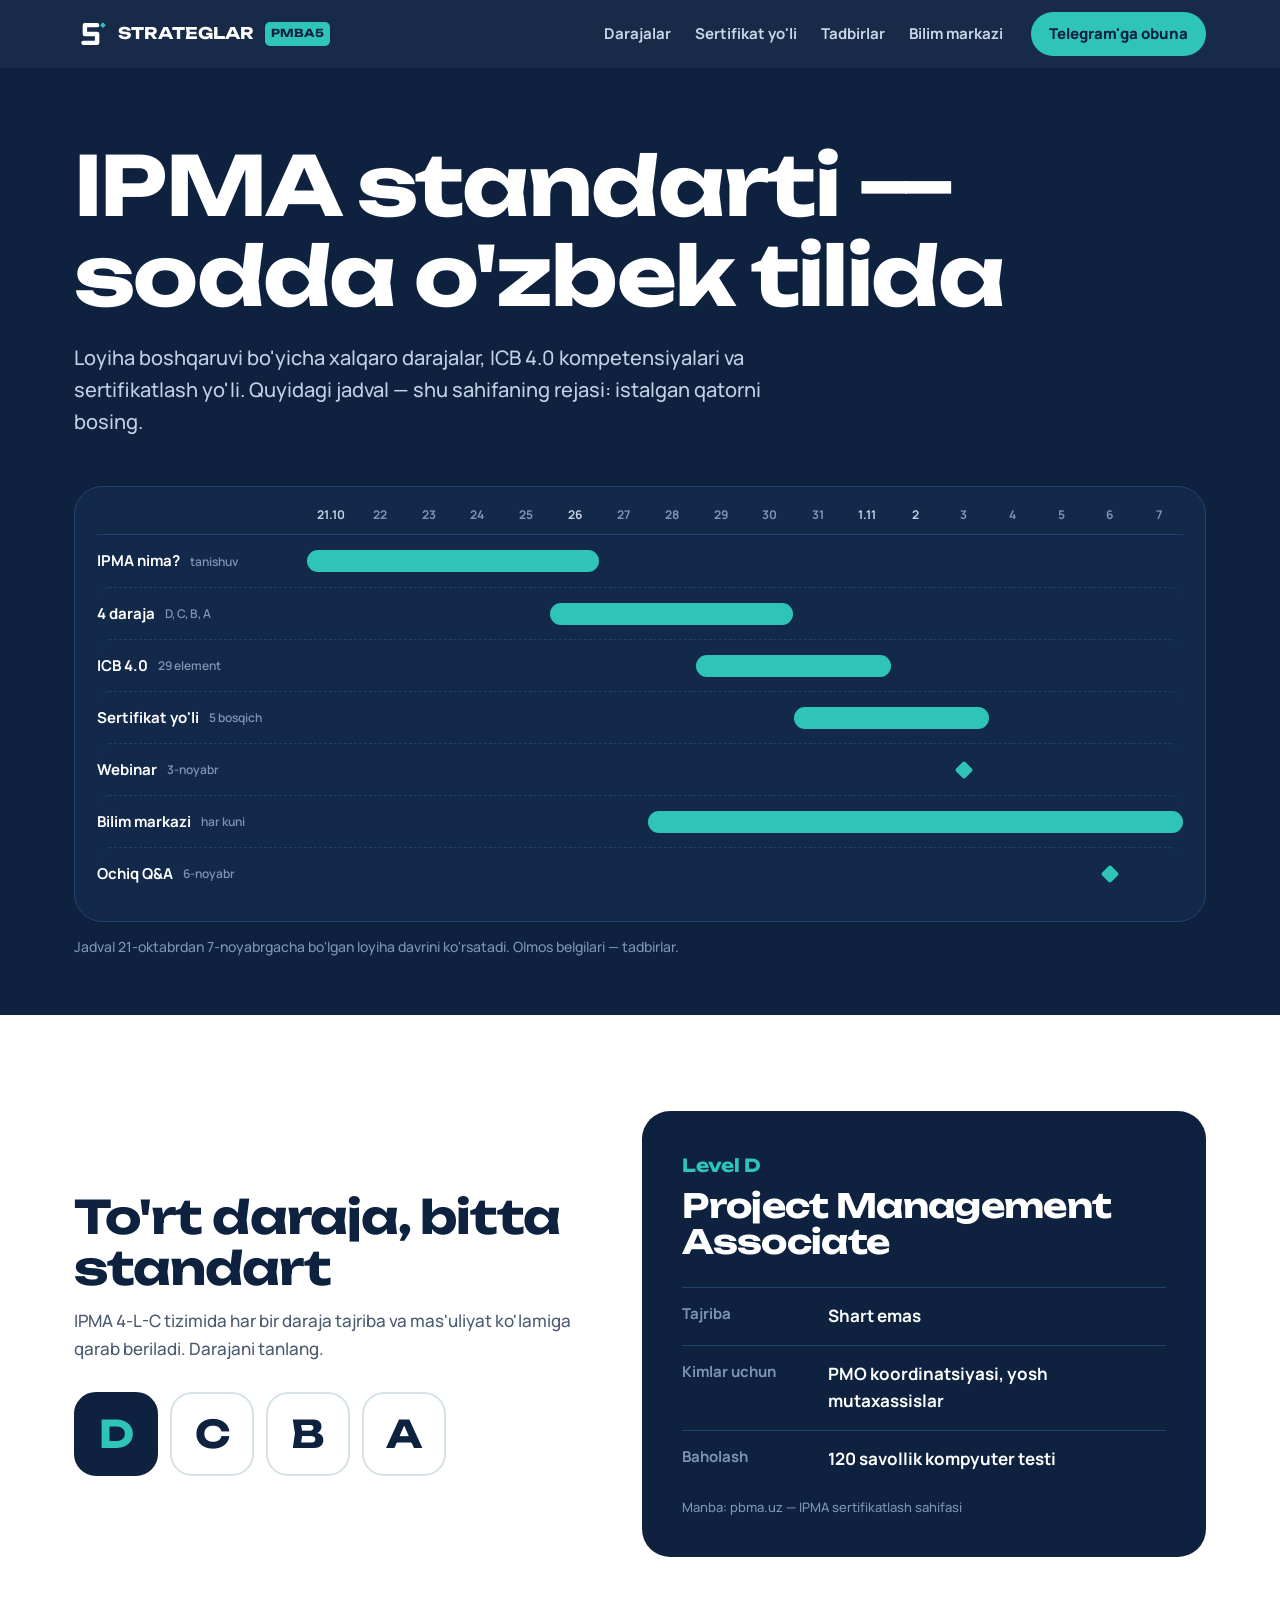
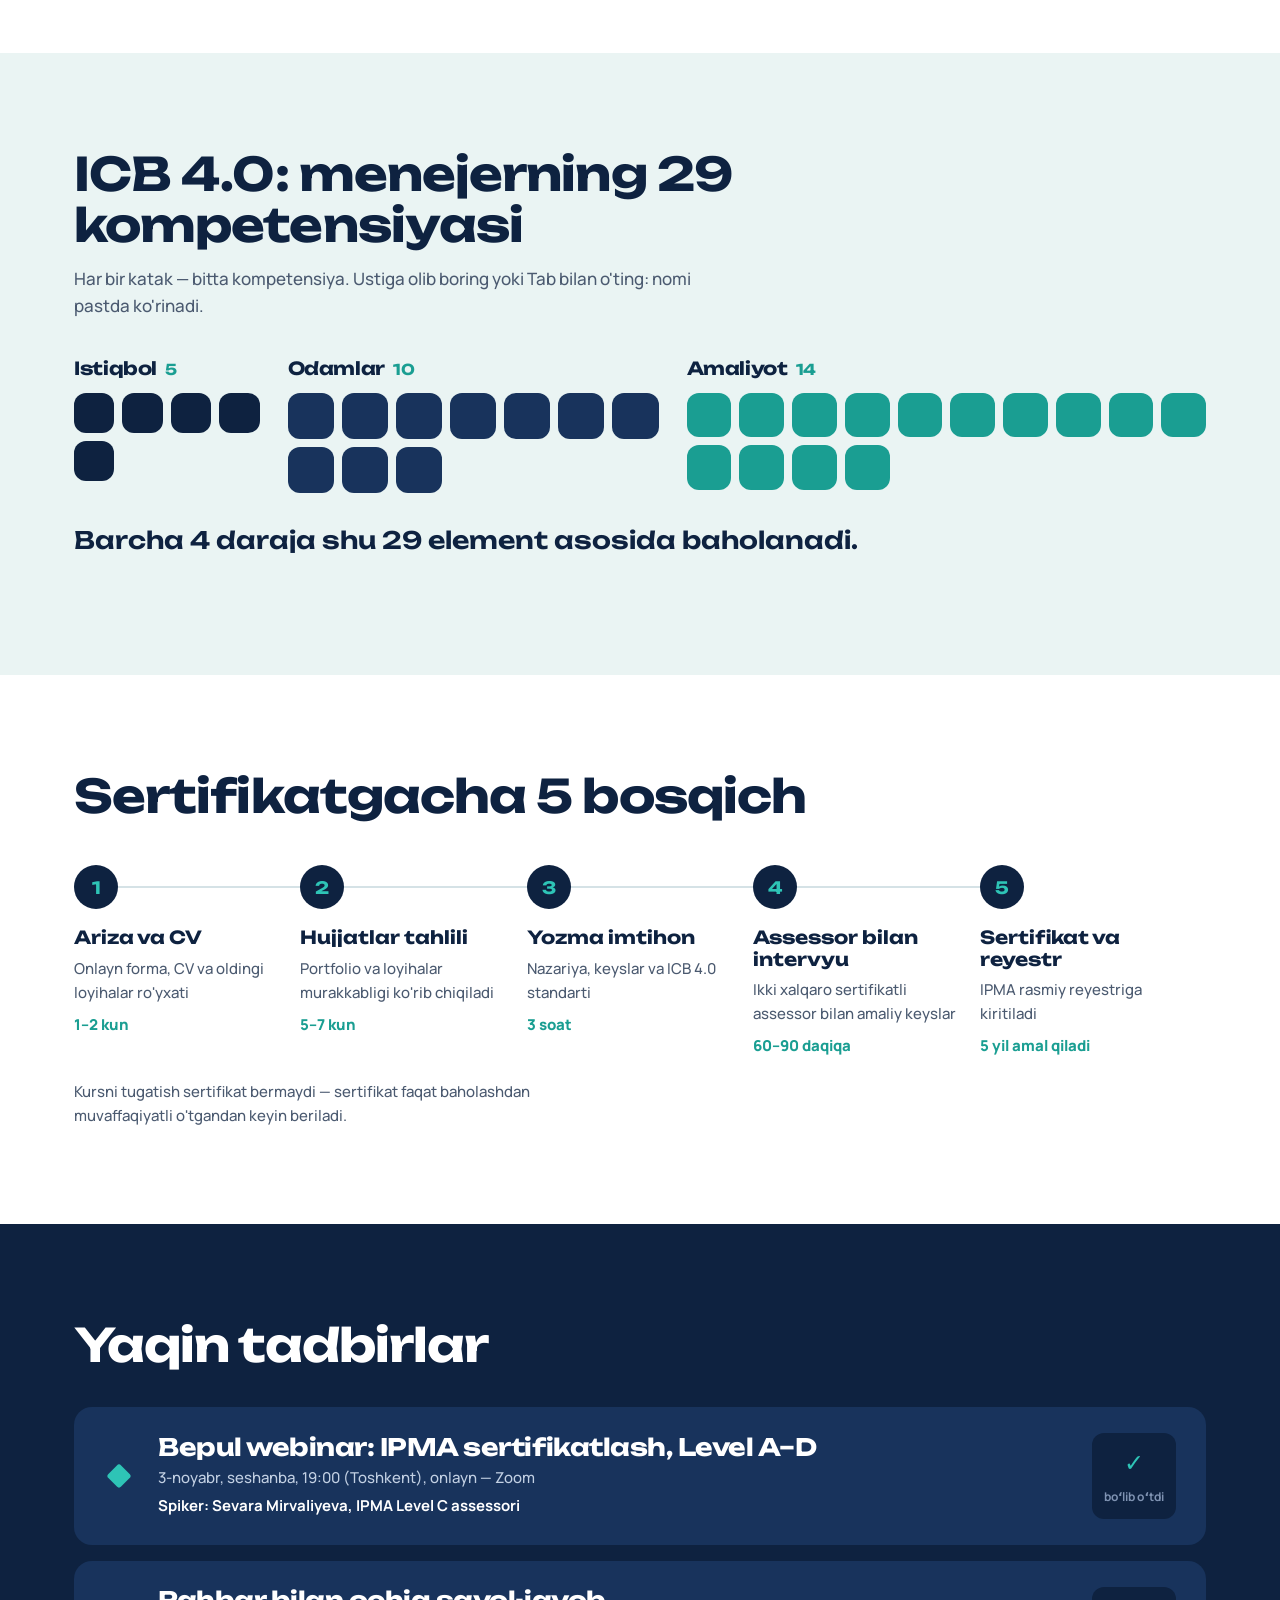
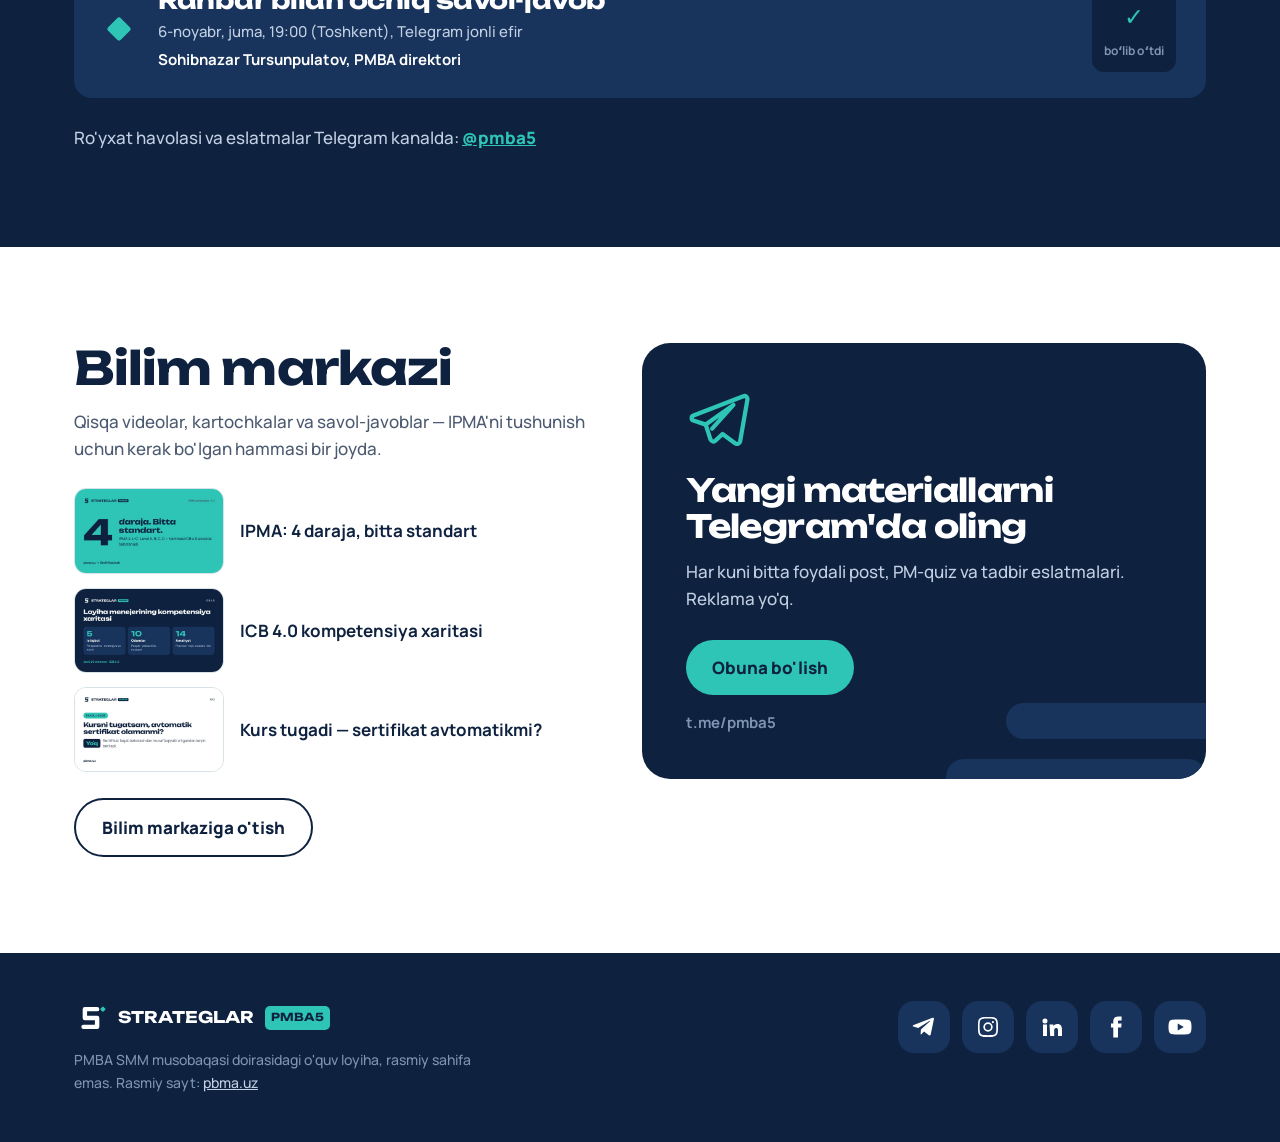
<file: index.html>
<!doctype html>
<html lang="uz">
<head>
<meta charset="utf-8">
<meta name="viewport" content="width=device-width, initial-scale=1">
<title>PMBA5 — IPMA standarti sodda o'zbek tilida</title>
<meta name="description" content="Loyiha boshqaruvi bo'yicha IPMA darajalari, ICB 4.0, sertifikatlash bosqichlari, bepul webinar va Telegram kanal. STRATEGLAR PMBA5 o'quv loyihasi.">
<meta property="og:title" content="PMBA5 — IPMA standarti sodda o'zbek tilida">
<meta property="og:description" content="IPMA darajalari, ICB 4.0, sertifikatlash va bepul webinar — Telegram kanalimizda har kuni.">
<meta property="og:image" content="assets/img/og.jpg">
<meta name="theme-color" content="#0E2240">
<link rel="icon" href="assets/favicon.svg" type="image/svg+xml">
<link rel="preconnect" href="https://fonts.googleapis.com">
<link rel="preconnect" href="https://fonts.gstatic.com" crossorigin>
<link href="https://fonts.googleapis.com/css2?family=Manrope:wght@400;500;600;700;800&family=Unbounded:wght@500;600;700&display=swap" rel="stylesheet">
<link rel="stylesheet" href="assets/style.css">

<!-- Google Analytics GA4 -->
<script async src="https://www.googletagmanager.com/gtag/js?id=G-TJDW45CXHK"></script>
<script>
  window.dataLayer = window.dataLayer || [];
  function gtag(){dataLayer.push(arguments);}
  gtag('js', new Date());
  gtag('config', 'G-TJDW45CXHK');
</script>

<!-- Meta Pixel Code -->
<script>
!function(f,b,e,v,n,t,s)
{if(f.fbq)return;n=f.fbq=function(){n.callMethod?
n.callMethod.apply(n,arguments):n.queue.push(arguments)};
if(!f._fbq)f._fbq=n;n.push=n;n.loaded=!0;n.version='2.0';
n.queue=[];t=b.createElement(e);t.async=!0;
t.src=v;s=b.getElementsByTagName(e)[0];
s.parentNode.insertBefore(t,s)}(window, document,'script',
'https://connect.facebook.net/en_US/fbevents.js');
fbq('init', '1662664935563293');
fbq('track', 'PageView');
</script>
<noscript><img height="1" width="1" style="display:none"
src="https://www.facebook.com/tr?id=1662664935563293&ev=PageView&noscript=1"
/></noscript>
<!-- End Meta Pixel Code -->
</head>
<body>
<a class="skip" href="#asosiy">Asosiy qismga o'tish</a>

<header class="top">
  <div class="wrap top__in">
    <a class="brand" href="./" aria-label="PMBA5 bosh sahifa">
      <svg class="brand__mark" viewBox="0 0 100 100" aria-hidden="true"><path d="M68 24H32V50H68V76H28"/><rect x="79" y="18" width="12" height="12" rx="2" transform="rotate(45 85 24)"/></svg>
      <span class="brand__name">STRATEGLAR</span><span class="brand__tag">PMBA5</span>
    </a>
    <nav class="nav" aria-label="Asosiy menyu">
      <a href="#darajalar">Darajalar</a>
      <a href="#yol">Sertifikat yo'li</a>
      <a href="#tadbirlar">Tadbirlar</a>
      <a href="bilim-markazi/">Bilim markazi</a>
    </nav>
    <a class="btn btn--sm" href="https://t.me/pmba5" target="_blank" rel="noopener" data-social="telegram">Telegram'ga obuna</a>
  </div>
</header>

<main id="asosiy">
  <!-- HERO: the page as a Gantt chart -->
  <section class="hero">
    <div class="wrap">
      <h1 class="hero__title">IPMA standarti — sodda o'zbek tilida</h1>
      <p class="hero__lead">Loyiha boshqaruvi bo'yicha xalqaro darajalar, ICB 4.0 kompetensiyalari va sertifikatlash yo'li. Quyidagi jadval — shu sahifaning rejasi: istalgan qatorni bosing.</p>

      <div class="gantt" id="gantt" role="list" aria-label="Sahifa rejasi Gantt jadvali ko'rinishida">
        <div class="gantt__axis" aria-hidden="true"></div>
        <div class="gantt__rows"></div>
        <div class="gantt__today" aria-hidden="true"><span>bugun</span></div>
      </div>
      <p class="gantt__note">Jadval 21-oktabrdan 7-noyabrgacha bo'lgan loyiha davrini ko'rsatadi. Olmos belgilari — tadbirlar.</p>
    </div>
  </section>

  <!-- 1. Levels -->
  <section class="sec" id="darajalar" aria-labelledby="h-darajalar">
    <div class="wrap grid2">
      <div>
        <h2 id="h-darajalar">To'rt daraja, bitta standart</h2>
        <p class="muted">IPMA 4-L-C tizimida har bir daraja tajriba va mas'uliyat ko'lamiga qarab beriladi. Darajani tanlang.</p>
        <div class="levels" role="tablist" aria-label="IPMA darajalari">
          <button role="tab" aria-selected="true"  aria-controls="lv-panel" data-lv="D">D</button>
          <button role="tab" aria-selected="false" aria-controls="lv-panel" data-lv="C" tabindex="-1">C</button>
          <button role="tab" aria-selected="false" aria-controls="lv-panel" data-lv="B" tabindex="-1">B</button>
          <button role="tab" aria-selected="false" aria-controls="lv-panel" data-lv="A" tabindex="-1">A</button>
        </div>
      </div>
      <article class="lvpanel" id="lv-panel" role="tabpanel" aria-live="polite">
        <p class="lvpanel__level" data-f="code">Level D</p>
        <h3 data-f="title">Project Management Associate</h3>
        <dl class="facts">
          <div><dt>Tajriba</dt><dd data-f="exp">Shart emas</dd></div>
          <div><dt>Kimlar uchun</dt><dd data-f="who">PMO koordinatsiyasi, yosh mutaxassislar</dd></div>
          <div><dt>Baholash</dt><dd data-f="exam">120 savollik kompyuter testi</dd></div>
        </dl>
        <p class="lvpanel__src">Manba: pbma.uz — IPMA sertifikatlash sahifasi</p>
      </article>
    </div>
  </section>

  <!-- 2. ICB 4.0 -->
  <section class="sec sec--mist" id="icb" aria-labelledby="h-icb">
    <div class="wrap">
      <h2 id="h-icb">ICB 4.0: menejerning 29 kompetensiyasi</h2>
      <p class="muted narrow">Har bir katak — bitta kompetensiya. Ustiga olib boring yoki Tab bilan o'ting: nomi pastda ko'rinadi.</p>
      <div class="icb">
        <div class="icb__group" data-g="p"><h3>Istiqbol <span>5</span></h3><div class="icb__cells"></div></div>
        <div class="icb__group" data-g="o"><h3>Odamlar <span>10</span></h3><div class="icb__cells"></div></div>
        <div class="icb__group" data-g="a"><h3>Amaliyot <span>14</span></h3><div class="icb__cells"></div></div>
      </div>
      <p class="icb__label" id="icb-label" aria-live="polite">Barcha 4 daraja shu 29 element asosida baholanadi.</p>
    </div>
  </section>

  <!-- 3. Certification path (a real sequence) -->
  <section class="sec" id="yol" aria-labelledby="h-yol">
    <div class="wrap">
      <h2 id="h-yol">Sertifikatgacha 5 bosqich</h2>
      <ol class="path">
        <li><b>Ariza va CV</b><span>Onlayn forma, CV va oldingi loyihalar ro'yxati</span><em>1–2 kun</em></li>
        <li><b>Hujjatlar tahlili</b><span>Portfolio va loyihalar murakkabligi ko'rib chiqiladi</span><em>5–7 kun</em></li>
        <li><b>Yozma imtihon</b><span>Nazariya, keyslar va ICB 4.0 standarti</span><em>3 soat</em></li>
        <li><b>Assessor bilan intervyu</b><span>Ikki xalqaro sertifikatli assessor bilan amaliy keyslar</span><em>60–90 daqiqa</em></li>
        <li><b>Sertifikat va reyestr</b><span>IPMA rasmiy reyestriga kiritiladi</span><em>5 yil amal qiladi</em></li>
      </ol>
      <p class="muted small">Kursni tugatish sertifikat bermaydi — sertifikat faqat baholashdan muvaffaqiyatli o'tgandan keyin beriladi.</p>
    </div>
  </section>

  <!-- 4. Events -->
  <section class="sec sec--navy" id="tadbirlar" aria-labelledby="h-tadbirlar">
    <div class="wrap">
      <h2 id="h-tadbirlar">Yaqin tadbirlar</h2>
      <div class="events">
        <article class="event">
          <svg class="event__dia" viewBox="0 0 20 20" aria-hidden="true"><rect x="4" y="4" width="12" height="12" rx="2" transform="rotate(45 10 10)"/></svg>
          <div class="event__body">
            <h3>Bepul webinar: IPMA sertifikatlash, Level A–D</h3>
            <p>3-noyabr, seshanba, 19:00 (Toshkent), onlayn — Zoom</p>
            <p class="event__who">Spiker: Sevara Mirvaliyeva, IPMA Level C assessori</p>
          </div>
          <div class="event__cd" data-countdown="2026-11-03T19:00:00+05:00" aria-label="Webinargacha qolgan vaqt"></div>
        </article>
        <article class="event">
          <svg class="event__dia" viewBox="0 0 20 20" aria-hidden="true"><rect x="4" y="4" width="12" height="12" rx="2" transform="rotate(45 10 10)"/></svg>
          <div class="event__body">
            <h3>Rahbar bilan ochiq savol-javob</h3>
            <p>6-noyabr, juma, 19:00 (Toshkent), Telegram jonli efir</p>
            <p class="event__who">Sohibnazar Tursunpulatov, PMBA direktori</p>
          </div>
          <div class="event__cd" data-countdown="2026-11-06T19:00:00+05:00" aria-label="Savol-javobgacha qolgan vaqt"></div>
        </article>
      </div>
      <p class="events__cta">Ro'yxat havolasi va eslatmalar Telegram kanalda: <a href="https://t.me/pmba5" target="_blank" rel="noopener" data-social="telegram">@pmba5</a></p>
    </div>
  </section>

  <!-- 5. Knowledge center teaser + Telegram subscribe -->
  <section class="sec" id="bilim" aria-labelledby="h-bilim">
    <div class="wrap grid2 grid2--top">
      <div>
        <h2 id="h-bilim">Bilim markazi</h2>
        <p class="muted">Qisqa videolar, kartochkalar va savol-javoblar — IPMA'ni tushunish uchun kerak bo'lgan hammasi bir joyda.</p>
        <div class="posts">
          <figure><img src="assets/img/STG-39_1_IPMA-4LC.jpg" alt="Telegram posti: IPMA'da 4 daraja, bitta standart" width="960" height="540" loading="lazy"><figcaption>IPMA: 4 daraja, bitta standart</figcaption></figure>
          <figure><img src="assets/img/STG-40_1_ICB4.jpg" alt="Telegram posti: ICB 4.0 kompetensiya xaritasi" width="960" height="540" loading="lazy"><figcaption>ICB 4.0 kompetensiya xaritasi</figcaption></figure>
          <figure><img src="assets/img/STG-41_1_FAQ.jpg" alt="Telegram posti: kursni tugatsam avtomatik sertifikat olamanmi" width="960" height="540" loading="lazy"><figcaption>Kurs tugadi — sertifikat avtomatikmi?</figcaption></figure>
        </div>
        <a class="btn btn--ghost" href="bilim-markazi/">Bilim markaziga o'tish</a>
      </div>
      <aside class="tg" aria-labelledby="h-tg">
        <svg class="tg__plane" viewBox="0 0 24 24" aria-hidden="true"><path d="M21.5 3.5 2.8 10.7c-.9.4-.9 1.6 0 1.9l4.6 1.5 1.8 5.6c.3.8 1.3 1 1.9.4l2.6-2.5 4.7 3.5c.7.5 1.7.1 1.9-.7L23 4.9c.2-1-.6-1.8-1.5-1.4z"/><path d="m7.4 14.1 10.4-7.4-8 8.9"/></svg>
        <h3 id="h-tg">Yangi materiallarni Telegram'da oling</h3>
        <p>Har kuni bitta foydali post, PM-quiz va tadbir eslatmalari. Reklama yo'q.</p>
        <a class="btn" href="https://t.me/pmba5" target="_blank" rel="noopener" data-social="telegram">Obuna bo'lish</a>
        <p class="tg__handle">t.me/pmba5</p>
      </aside>
    </div>
  </section>
</main>

<footer class="foot">
  <div class="wrap foot__in">
    <div>
      <a class="brand brand--foot" href="./" aria-label="PMBA5 bosh sahifa">
        <svg class="brand__mark" viewBox="0 0 100 100" aria-hidden="true"><path d="M68 24H32V50H68V76H28"/><rect x="79" y="18" width="12" height="12" rx="2" transform="rotate(45 85 24)"/></svg>
        <span class="brand__name">STRATEGLAR</span><span class="brand__tag">PMBA5</span>
      </a>
      <p class="foot__note">PMBA SMM musobaqasi doirasidagi o'quv loyiha, rasmiy sahifa emas. Rasmiy sayt: <a href="https://pbma.uz/" target="_blank" rel="noopener">pbma.uz</a></p>
    </div>
    <nav aria-label="Ijtimoiy tarmoqlar"><ul class="social" id="social"></ul></nav>
  </div>
</footer>

<script src="assets/config.js"></script>
<script src="assets/app.js"></script>
</body>
</html>
</file>
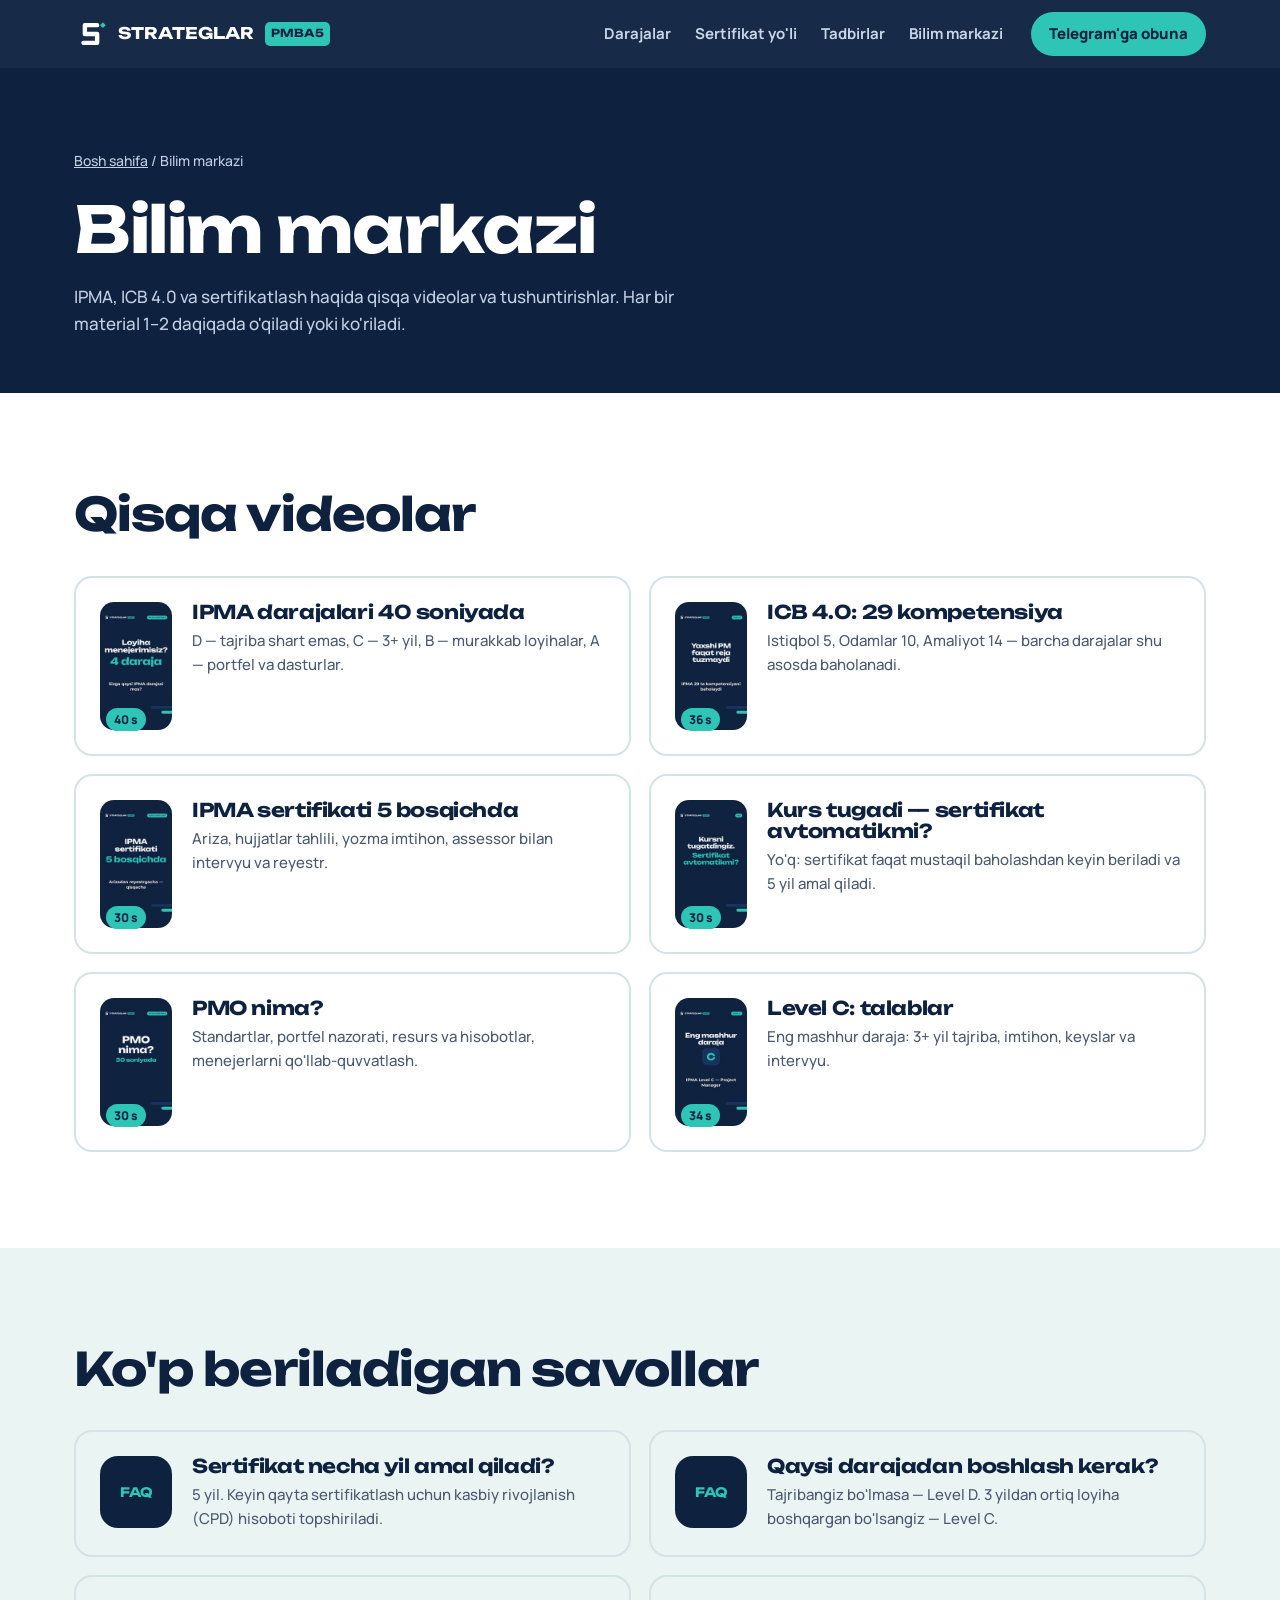
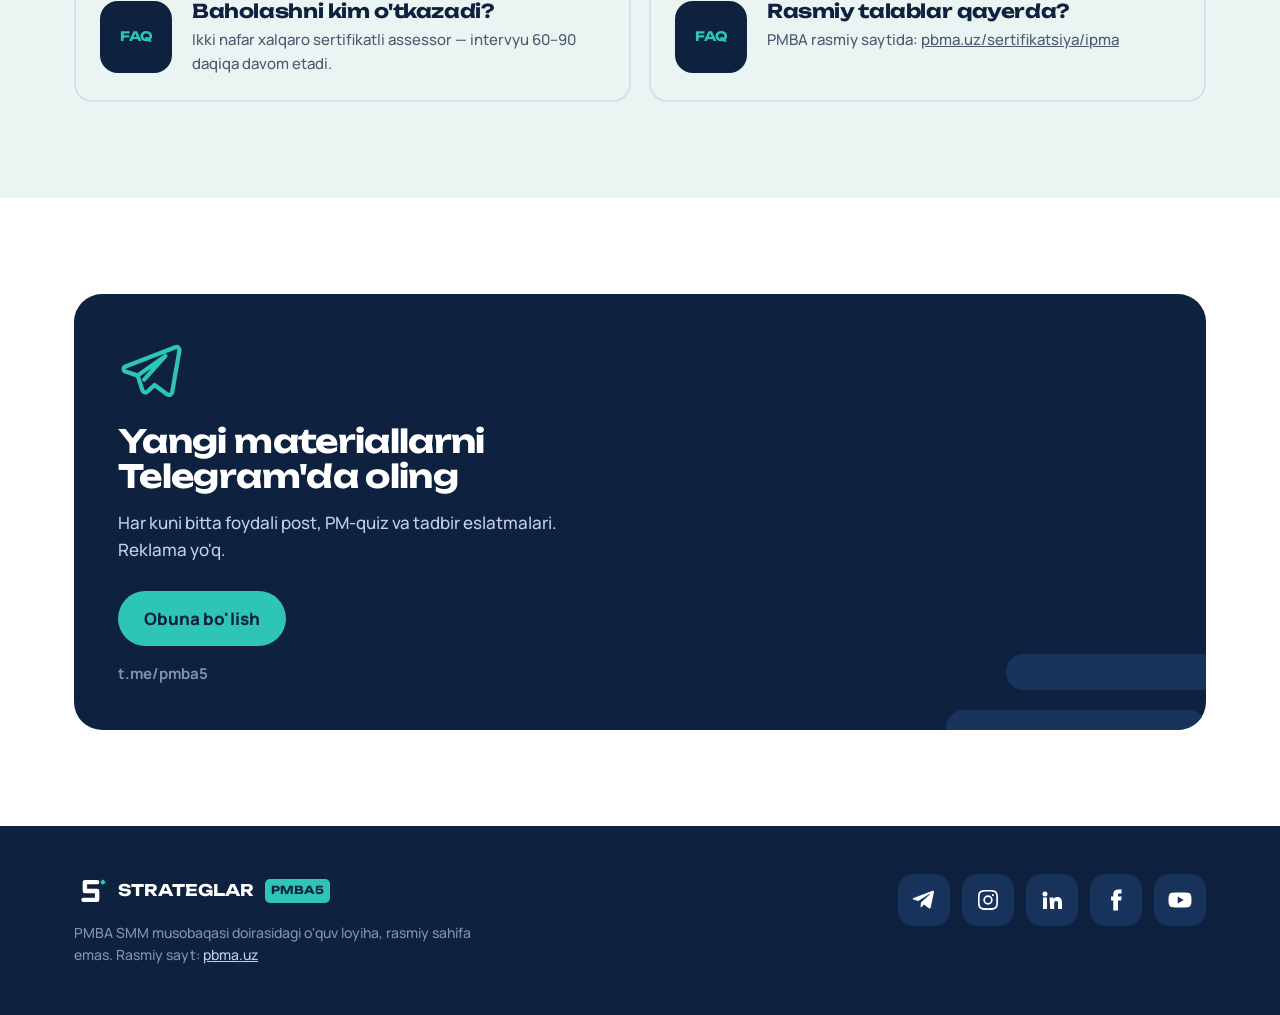
<file: bilim-markazi/index.html>
<!doctype html>
<html lang="uz">
<head>
<meta charset="utf-8">
<meta name="viewport" content="width=device-width, initial-scale=1">
<title>Bilim markazi — PMBA5</title>
<meta name="description" content="IPMA, ICB 4.0 va sertifikatlash bo'yicha qisqa videolar va materiallar. Yangi materiallarni Telegram'da oling.">
<meta property="og:image" content="../assets/img/og.jpg">
<meta name="theme-color" content="#0E2240">
<link rel="icon" href="../assets/favicon.svg" type="image/svg+xml">
<link rel="preconnect" href="https://fonts.googleapis.com">
<link rel="preconnect" href="https://fonts.gstatic.com" crossorigin>
<link href="https://fonts.googleapis.com/css2?family=Manrope:wght@400;500;600;700;800&family=Unbounded:wght@500;600;700&display=swap" rel="stylesheet">
<link rel="stylesheet" href="../assets/style.css">

<!-- Google Analytics GA4 -->
<script async src="https://www.googletagmanager.com/gtag/js?id=G-TJDW45CXHK"></script>
<script>
  window.dataLayer = window.dataLayer || [];
  function gtag(){dataLayer.push(arguments);}
  gtag('js', new Date());
  gtag('config', 'G-TJDW45CXHK');
</script>

<!-- Meta Pixel Code -->
<script>
!function(f,b,e,v,n,t,s)
{if(f.fbq)return;n=f.fbq=function(){n.callMethod?
n.callMethod.apply(n,arguments):n.queue.push(arguments)};
if(!f._fbq)f._fbq=n;n.push=n;n.loaded=!0;n.version='2.0';
n.queue=[];t=b.createElement(e);t.async=!0;
t.src=v;s=b.getElementsByTagName(e)[0];
s.parentNode.insertBefore(t,s)}(window, document,'script',
'https://connect.facebook.net/en_US/fbevents.js');
fbq('init', '1662664935563293');
fbq('track', 'PageView');
</script>
<noscript><img height="1" width="1" style="display:none"
src="https://www.facebook.com/tr?id=1662664935563293&ev=PageView&noscript=1"
/></noscript>
<!-- End Meta Pixel Code -->
</head>
<body>
<a class="skip" href="#asosiy">Asosiy qismga o'tish</a>
<header class="top">
  <div class="wrap top__in">
    <a class="brand" href="../" aria-label="PMBA5 bosh sahifa">
      <svg class="brand__mark" viewBox="0 0 100 100" aria-hidden="true"><path d="M68 24H32V50H68V76H28"/><rect x="79" y="18" width="12" height="12" rx="2" transform="rotate(45 85 24)"/></svg>
      <span class="brand__name">STRATEGLAR</span><span class="brand__tag">PMBA5</span>
    </a>
    <nav class="nav" aria-label="Asosiy menyu">
      <a href="../#darajalar">Darajalar</a>
      <a href="../#yol">Sertifikat yo'li</a>
      <a href="../#tadbirlar">Tadbirlar</a>
      <a href="./" aria-current="page">Bilim markazi</a>
    </nav>
    <a class="btn btn--sm" href="https://t.me/pmba5" target="_blank" rel="noopener" data-social="telegram">Telegram'ga obuna</a>
  </div>
</header>

<main id="asosiy">
  <section class="kc-hero">
    <div class="wrap">
      <p class="crumbs"><a href="../">Bosh sahifa</a> / Bilim markazi</p>
      <h1>Bilim markazi</h1>
      <p>IPMA, ICB 4.0 va sertifikatlash haqida qisqa videolar va tushuntirishlar. Har bir material 1–2 daqiqada o'qiladi yoki ko'riladi.</p>
    </div>
  </section>

  <section class="sec">
    <div class="wrap">
      <h2>Qisqa videolar</h2>
      <div class="kc-list">
        <a class="kc-item" href="https://www.youtube.com/@PMBA5/shorts" target="_blank" rel="noopener">
          <img class="kc-item__thumb" src="../assets/img/short1.jpg" alt="" width="360" height="640" loading="lazy"><span class="kc-item__dur">40 s</span><div><h3>IPMA darajalari 40 soniyada</h3><p>D — tajriba shart emas, C — 3+ yil, B — murakkab loyihalar, A — portfel va dasturlar.</p></div>
        </a>
        <a class="kc-item" href="https://www.youtube.com/@PMBA5/shorts" target="_blank" rel="noopener">
          <img class="kc-item__thumb" src="../assets/img/short2.jpg" alt="" width="360" height="640" loading="lazy"><span class="kc-item__dur">36 s</span><div><h3>ICB 4.0: 29 kompetensiya</h3><p>Istiqbol 5, Odamlar 10, Amaliyot 14 — barcha darajalar shu asosda baholanadi.</p></div>
        </a>
        <a class="kc-item" href="https://www.youtube.com/@PMBA5/shorts" target="_blank" rel="noopener">
          <img class="kc-item__thumb" src="../assets/img/short3.jpg" alt="" width="360" height="640" loading="lazy"><span class="kc-item__dur">30 s</span><div><h3>IPMA sertifikati 5 bosqichda</h3><p>Ariza, hujjatlar tahlili, yozma imtihon, assessor bilan intervyu va reyestr.</p></div>
        </a>
        <a class="kc-item" href="https://www.youtube.com/@PMBA5/shorts" target="_blank" rel="noopener">
          <img class="kc-item__thumb" src="../assets/img/short4.jpg" alt="" width="360" height="640" loading="lazy"><span class="kc-item__dur">30 s</span><div><h3>Kurs tugadi — sertifikat avtomatikmi?</h3><p>Yo'q: sertifikat faqat mustaqil baholashdan keyin beriladi va 5 yil amal qiladi.</p></div>
        </a>
        <a class="kc-item" href="https://www.youtube.com/@PMBA5/shorts" target="_blank" rel="noopener">
          <img class="kc-item__thumb" src="../assets/img/short5.jpg" alt="" width="360" height="640" loading="lazy"><span class="kc-item__dur">30 s</span><div><h3>PMO nima?</h3><p>Standartlar, portfel nazorati, resurs va hisobotlar, menejerlarni qo'llab-quvvatlash.</p></div>
        </a>
        <a class="kc-item" href="https://www.youtube.com/@PMBA5/shorts" target="_blank" rel="noopener">
          <img class="kc-item__thumb" src="../assets/img/short6.jpg" alt="" width="360" height="640" loading="lazy"><span class="kc-item__dur">34 s</span><div><h3>Level C: talablar</h3><p>Eng mashhur daraja: 3+ yil tajriba, imtihon, keyslar va intervyu.</p></div>
        </a>
      </div>
    </div>
  </section>

  <section class="sec sec--mist">
    <div class="wrap">
      <h2>Ko'p beriladigan savollar</h2>
      <div class="kc-list">
        <div class="kc-item"><span class="kc-item__kind">FAQ</span><div><h3>Sertifikat necha yil amal qiladi?</h3><p>5 yil. Keyin qayta sertifikatlash uchun kasbiy rivojlanish (CPD) hisoboti topshiriladi.</p></div></div>
        <div class="kc-item"><span class="kc-item__kind">FAQ</span><div><h3>Qaysi darajadan boshlash kerak?</h3><p>Tajribangiz bo'lmasa — Level D. 3 yildan ortiq loyiha boshqargan bo'lsangiz — Level C.</p></div></div>
        <div class="kc-item"><span class="kc-item__kind">FAQ</span><div><h3>Baholashni kim o'tkazadi?</h3><p>Ikki nafar xalqaro sertifikatli assessor — intervyu 60–90 daqiqa davom etadi.</p></div></div>
        <div class="kc-item"><span class="kc-item__kind">FAQ</span><div><h3>Rasmiy talablar qayerda?</h3><p>PMBA rasmiy saytida: <a href="https://pbma.uz/sertifikatsiya/ipma" target="_blank" rel="noopener">pbma.uz/sertifikatsiya/ipma</a></p></div></div>
      </div>
    </div>
  </section>

  <!-- STG-30: Telegram subscribe block at the end of the knowledge center page -->
  <section class="sec" id="obuna">
    <div class="wrap">
      <aside class="tg" aria-labelledby="h-tg">
        <svg class="tg__plane" viewBox="0 0 24 24" aria-hidden="true"><path d="M21.5 3.5 2.8 10.7c-.9.4-.9 1.6 0 1.9l4.6 1.5 1.8 5.6c.3.8 1.3 1 1.9.4l2.6-2.5 4.7 3.5c.7.5 1.7.1 1.9-.7L23 4.9c.2-1-.6-1.8-1.5-1.4z"/><path d="m7.4 14.1 10.4-7.4-8 8.9"/></svg>
        <h3 id="h-tg">Yangi materiallarni Telegram'da oling</h3>
        <p>Har kuni bitta foydali post, PM-quiz va tadbir eslatmalari. Reklama yo'q.</p>
        <a class="btn" href="https://t.me/pmba5" target="_blank" rel="noopener" data-social="telegram">Obuna bo'lish</a>
        <p class="tg__handle">t.me/pmba5</p>
      </aside>
    </div>
  </section>
</main>

<footer class="foot">
  <div class="wrap foot__in">
    <div>
      <a class="brand brand--foot" href="../" aria-label="PMBA5 bosh sahifa">
        <svg class="brand__mark" viewBox="0 0 100 100" aria-hidden="true"><path d="M68 24H32V50H68V76H28"/><rect x="79" y="18" width="12" height="12" rx="2" transform="rotate(45 85 24)"/></svg>
        <span class="brand__name">STRATEGLAR</span><span class="brand__tag">PMBA5</span>
      </a>
      <p class="foot__note">PMBA SMM musobaqasi doirasidagi o'quv loyiha, rasmiy sahifa emas. Rasmiy sayt: <a href="https://pbma.uz/" target="_blank" rel="noopener">pbma.uz</a></p>
    </div>
    <nav aria-label="Ijtimoiy tarmoqlar"><ul class="social" id="social"></ul></nav>
  </div>
</footer>
<script src="../assets/config.js"></script>
<script src="../assets/app.js"></script>
</body>
</html>
</file>
<file: assets/style.css>
/* PMBA5 landing — brand tokens */
:root{
  --navy:#0E2240; --navy2:#18335C; --navy3:#24426F;
  --teal:#2EC4B6; --teal-d:#1A9E92; --mist:#EAF4F3;
  --ink:#0E2240; --muted:#4B5A70; --line:#D5E2E6; --paper:#FFFFFF;
  --amber:#FFC857;           /* "today" line only */
  --display:'Unbounded',system-ui,sans-serif;
  --text:'Manrope',system-ui,sans-serif;
  --r-sm:10px; --r-md:18px; --r-lg:28px;
  --wrap:1180px;
}
*{box-sizing:border-box}
html{scroll-behavior:smooth}
@media (prefers-reduced-motion:reduce){html{scroll-behavior:auto}*{animation:none!important;transition:none!important}}
body{margin:0;background:var(--paper);color:var(--ink);font:500 17px/1.6 var(--text);-webkit-font-smoothing:antialiased}
img,svg{display:block}
a{color:inherit}
:focus-visible{outline:3px solid var(--teal);outline-offset:3px;border-radius:6px}
.wrap{max-width:var(--wrap);margin:0 auto;padding:0 24px}
@media (max-width:600px){.wrap{padding:0 16px}}
.skip{position:absolute;left:-9999px}.skip:focus{left:16px;top:12px;z-index:50;background:#fff;padding:8px 14px;border-radius:8px}
h1,h2,h3{font-family:var(--display);font-weight:700;letter-spacing:-.02em;line-height:1.1;margin:0}
h2{font-size:clamp(30px,4vw,46px);margin-bottom:14px;max-width:18ch}
h3{font-size:22px}
p{margin:0}
.muted{color:var(--muted);max-width:52ch}
.narrow{max-width:60ch}
.small{font-size:15px;margin-top:22px}

/* buttons */
.btn{display:inline-flex;align-items:center;gap:10px;background:var(--teal);color:var(--navy);font-weight:800;font-size:17px;
  padding:14px 26px;border-radius:999px;text-decoration:none;transition:transform .15s ease,background .15s ease}
.btn:hover{background:#45d3c6}.btn:active{transform:translateY(1px)}
.btn--sm{padding:10px 18px;font-size:15px}
.btn--ghost{background:transparent;border:2px solid var(--navy);color:var(--navy);margin-top:26px}
.btn--ghost:hover{background:var(--navy);color:#fff}

/* header */
.top{position:sticky;top:0;z-index:20;background:rgba(14,34,64,.96);backdrop-filter:saturate(1.2) blur(8px);color:#fff}
.top__in{display:flex;align-items:center;gap:28px;height:68px}
.brand{display:flex;align-items:center;gap:10px;text-decoration:none}
.brand__mark{width:34px;height:34px}
.brand__mark path{fill:none;stroke:#fff;stroke-width:13;stroke-linecap:round;stroke-linejoin:round}
.brand__mark rect{fill:var(--teal)}
.brand__name{font-family:var(--display);font-weight:700;font-size:16px;letter-spacing:.01em}
.brand__tag{background:var(--teal);color:var(--navy);font-family:var(--display);font-weight:700;font-size:11px;border-radius:5px;padding:3px 6px}
.nav{display:flex;gap:24px;margin-left:auto}
.nav a{text-decoration:none;font-weight:700;font-size:15px;color:#C9D6E8}
.nav a:hover{color:#fff}
@media (max-width:900px){.nav{display:none}.top .btn{margin-left:auto}}
@media (max-width:420px){.brand__name{display:none}}

/* HERO */
.hero{background:var(--navy);color:#fff;padding:72px 0 56px;position:relative;overflow:hidden}
.hero__title{font-size:clamp(38px,6.4vw,84px);max-width:13ch}
.hero__lead{color:#C2D0E3;font-size:clamp(17px,1.6vw,20px);max-width:56ch;margin-top:22px}

/* Gantt */
.gantt{--days:18;--label:210px;position:relative;margin-top:48px;background:#13294A;border:1px solid var(--navy3);border-radius:var(--r-lg);padding:18px 22px 22px}
.gantt__axis{display:grid;grid-template-columns:var(--label) repeat(var(--days),1fr);font-size:12px;font-weight:700;color:#7F93B2;padding-bottom:10px;border-bottom:1px solid var(--navy3)}
.gantt__axis span{text-align:center}
.gantt__axis span.wk{color:#C2D0E3}
.gantt__rows{display:flex;flex-direction:column}
.grow{display:grid;grid-template-columns:var(--label) repeat(var(--days),1fr);align-items:center;min-height:52px;text-decoration:none;color:#fff;border-radius:12px;position:relative}
.grow + .grow{border-top:1px dashed #22406B}
.grow__name{font-weight:700;font-size:15px;padding-right:12px;display:flex;align-items:center;gap:10px}
.grow__name small{font-weight:600;color:#7F93B2;font-size:12px}
.grow__bar{height:22px;border-radius:11px;background:var(--navy3);position:relative;transform-origin:left center;animation:draw .9s cubic-bezier(.2,.8,.2,1) both}
.grow__bar i{position:absolute;inset:0 auto 0 0;border-radius:11px;background:var(--teal)}
.grow__dia{width:22px;height:22px;justify-self:center;animation:pop .5s ease both}
.grow__dia rect{fill:var(--teal)}
.grow:hover,.grow:focus-visible{background:#1A3560}
.grow:hover .grow__bar{background:#30558A}
@keyframes draw{from{transform:scaleX(0)}to{transform:scaleX(1)}}
@keyframes pop{from{transform:scale(0) rotate(-45deg)}to{transform:scale(1)}}
.gantt__today{position:absolute;top:10px;bottom:12px;width:2px;background:var(--amber);pointer-events:none;display:none}
.gantt__today span{position:absolute;top:-2px;left:6px;font-size:11px;font-weight:800;color:var(--amber);white-space:nowrap}
.gantt__note{color:#7F93B2;font-size:14px;margin-top:14px}
@media (max-width:760px){
  .gantt{--label:118px;padding:14px 12px 16px}
  .gantt__axis span:not(.wk){visibility:hidden}
  .grow{min-height:48px}.grow__name{font-size:13px}.grow__name small{display:none}
  .grow__bar{height:16px}.grow__dia{width:18px;height:18px}
}

/* sections */
.sec{padding:96px 0}
.sec--mist{background:var(--mist)}
.sec--navy{background:var(--navy);color:#fff}
.sec--navy .muted{color:#C2D0E3}
@media (max-width:600px){.sec{padding:64px 0}}
.grid2{display:grid;grid-template-columns:1fr 1.1fr;gap:56px;align-items:center}
.grid2--top{align-items:start}
@media (max-width:860px){.grid2{grid-template-columns:1fr;gap:36px}}

/* levels */
.levels{display:flex;gap:12px;margin-top:30px}
.levels button{width:84px;height:84px;border-radius:22px;border:2px solid var(--line);background:#fff;font-family:var(--display);font-weight:700;font-size:38px;color:var(--navy);cursor:pointer;transition:background .15s,color .15s,border-color .15s}
.levels button:hover{border-color:var(--teal)}
.levels button[aria-selected="true"]{background:var(--navy);border-color:var(--navy);color:var(--teal)}
@media (max-width:420px){.levels button{width:64px;height:64px;font-size:30px;border-radius:18px}}
.lvpanel{background:var(--navy);color:#fff;border-radius:var(--r-lg);padding:40px;min-height:340px}
.lvpanel__level{font-family:var(--display);font-weight:700;color:var(--teal);font-size:18px;margin-bottom:8px}
.lvpanel h3{font-size:clamp(24px,2.6vw,34px);margin-bottom:26px}
.facts{margin:0;display:grid;gap:16px}
.facts div{display:grid;grid-template-columns:130px 1fr;gap:16px;border-top:1px solid var(--navy3);padding-top:14px}
.facts dt{color:#7F93B2;font-weight:700;font-size:15px}
.facts dd{margin:0;font-weight:700}
.lvpanel__src{color:#7F93B2;font-size:13px;margin-top:24px}
@media (max-width:600px){.lvpanel{padding:26px}.facts div{grid-template-columns:1fr;gap:4px}}
.lvpanel.swap{animation:swap .35s ease}
@keyframes swap{from{opacity:.2;transform:translateY(8px)}to{opacity:1;transform:none}}

/* ICB */
.icb{display:grid;grid-template-columns:5fr 10fr 14fr;gap:28px;margin-top:40px}
.icb__group h3{font-size:18px;margin-bottom:14px;display:flex;align-items:baseline;gap:8px}
.icb__group h3 span{font-size:15px;color:var(--teal-d)}
.icb__cells{display:grid;grid-template-columns:repeat(auto-fill,minmax(40px,1fr));gap:8px}
.cell{aspect-ratio:1;border-radius:12px;border:0;cursor:pointer;background:var(--navy);transition:transform .12s,background .12s}
.icb__group[data-g="o"] .cell{background:var(--navy2)}
.icb__group[data-g="a"] .cell{background:var(--teal-d)}
.cell:hover,.cell:focus-visible,.cell.on{transform:scale(1.08);background:var(--teal)!important}
.icb__label{margin-top:28px;font-family:var(--display);font-weight:600;font-size:clamp(18px,2vw,24px);min-height:2.4em;max-width:40ch}
@media (max-width:760px){.icb{grid-template-columns:1fr;gap:22px}.icb__cells{grid-template-columns:repeat(auto-fill,minmax(36px,1fr))}}

/* path */
.path{list-style:none;padding:0;margin:44px 0 0;display:grid;grid-template-columns:repeat(5,1fr);gap:0;counter-reset:s}
.path li{counter-increment:s;position:relative;padding:62px 22px 0 0;display:flex;flex-direction:column;gap:8px}
.path li::before{content:counter(s);position:absolute;top:0;left:0;width:44px;height:44px;border-radius:50%;background:var(--navy);color:var(--teal);
  font-family:var(--display);font-weight:700;display:grid;place-items:center;z-index:1}
.path li::after{content:"";position:absolute;top:21px;left:44px;right:0;height:2px;background:var(--line)}
.path li:last-child::after{display:none}
.path b{font-family:var(--display);font-size:18px;line-height:1.2}
.path span{color:var(--muted);font-size:15px}
.path em{font-style:normal;font-weight:800;color:var(--teal-d);font-size:15px}
@media (max-width:900px){.path{grid-template-columns:1fr;gap:26px}.path li{padding:0 0 0 64px}.path li::after{top:44px;left:21px;right:auto;bottom:-26px;width:2px;height:auto}}

/* events */
.events{display:grid;gap:16px;margin-top:36px}
.event{display:grid;grid-template-columns:auto 1fr auto;gap:24px;align-items:center;background:var(--navy2);border-radius:var(--r-md);padding:26px 30px}
.event__dia{width:30px;height:30px}.event__dia rect{fill:var(--teal)}
.event h3{font-size:clamp(19px,2vw,24px);margin-bottom:6px}
.event p{color:#C2D0E3;font-size:15px}
.event__who{color:#fff!important;font-weight:700;margin-top:4px}
.event__cd{display:flex;gap:10px}
.event__cd div{background:var(--navy);border-radius:12px;padding:10px 12px;text-align:center;min-width:64px}
.event__cd b{display:block;font-family:var(--display);font-size:24px;color:var(--teal)}
.event__cd small{font-size:12px;color:#7F93B2;font-weight:700}
.events__cta{margin-top:26px;color:#C2D0E3}
.events__cta a{color:var(--teal);font-weight:800}
@media (max-width:760px){.event{grid-template-columns:auto 1fr;padding:22px}.event__cd{grid-column:1/-1}}

/* topics + telegram */
.topics{list-style:none;padding:0;margin:26px 0 0;display:grid;gap:10px}
.topics li{padding:14px 18px;border-left:4px solid var(--teal);background:var(--mist);border-radius:0 12px 12px 0;font-weight:700}
.tg{background:var(--navy);color:#fff;border-radius:var(--r-lg);padding:44px;position:relative;overflow:hidden}
.tg__plane{width:64px;height:64px;margin-bottom:22px}
.tg__plane path{fill:none;stroke:var(--teal);stroke-width:1.6;stroke-linejoin:round;stroke-linecap:round}
.tg h3{font-size:clamp(24px,2.6vw,32px);margin-bottom:14px;max-width:16ch}
.tg p{color:#C2D0E3;margin-bottom:28px;max-width:40ch}
.tg__handle{margin:16px 0 0!important;font-weight:700;color:#7F93B2!important;font-size:15px}
.tg::after{content:"";position:absolute;right:-60px;bottom:40px;width:260px;height:36px;border-radius:18px;background:var(--navy2);box-shadow:-60px 56px 0 -0px var(--navy2)}
@media (max-width:600px){.tg{padding:30px}}

/* footer */
.foot{background:var(--navy);color:#fff;padding:48px 0}
.foot__in{display:flex;justify-content:space-between;align-items:flex-start;gap:32px;flex-wrap:wrap}
.foot__note{color:#7F93B2;font-size:14px;margin-top:14px;max-width:46ch}
.foot__note a{color:#C2D0E3}
.social{list-style:none;margin:0;padding:0;display:flex;gap:12px;flex-wrap:wrap}
.social a,.social span{width:52px;height:52px;border-radius:16px;display:grid;place-items:center;background:var(--navy2);transition:background .15s,transform .15s}
.social a:hover{background:var(--teal)}.social a:hover svg{fill:var(--navy)}
.social svg{width:24px;height:24px;fill:#fff}
.social span{opacity:.4;cursor:not-allowed}

/* knowledge center page */
.kc-hero{background:var(--navy);color:#fff;padding:64px 0 56px}
.kc-hero h1{font-size:clamp(34px,5vw,64px);max-width:14ch}
.kc-hero p{color:#C2D0E3;max-width:56ch;margin-top:18px}
.crumbs{font-size:14px;color:#7F93B2;margin-bottom:22px}.crumbs a{color:#C2D0E3}
.kc-list{display:grid;grid-template-columns:repeat(2,1fr);gap:18px;margin-top:36px}
@media (max-width:760px){.kc-list{grid-template-columns:1fr}}
.kc-item{display:grid;grid-template-columns:72px 1fr;gap:20px;align-items:start;padding:24px;border:2px solid var(--line);border-radius:var(--r-md);text-decoration:none;transition:border-color .15s}
.kc-item:hover{border-color:var(--teal)}
.kc-item__kind{width:72px;height:72px;border-radius:18px;background:var(--navy);display:grid;place-items:center;color:var(--teal);font-family:var(--display);font-weight:700;font-size:13px;text-align:center;line-height:1.2}
.kc-item h3{font-size:19px;margin-bottom:6px}
.kc-item p{color:var(--muted);font-size:15px}
.kc-sub{margin-top:72px}

/* our post images */
.posts{display:grid;gap:14px;margin-top:26px}
.posts figure{margin:0;display:grid;grid-template-columns:150px 1fr;gap:16px;align-items:center}
.posts img{width:150px;height:auto;border-radius:12px;border:1px solid var(--line)}
.posts figcaption{font-weight:700}
@media (max-width:420px){.posts figure{grid-template-columns:110px 1fr}.posts img{width:110px}}
/* knowledge center: video thumbnails */
.kc-item{position:relative}
.kc-item__thumb{width:72px;height:128px;object-fit:cover;border-radius:14px;grid-row:span 2}
.kc-item__dur{position:absolute;left:30px;top:130px;background:var(--teal);color:var(--navy);font-weight:800;font-size:12px;border-radius:999px;padding:2px 8px}
@media (max-width:760px){.gantt__today span{display:none}}
</file>
